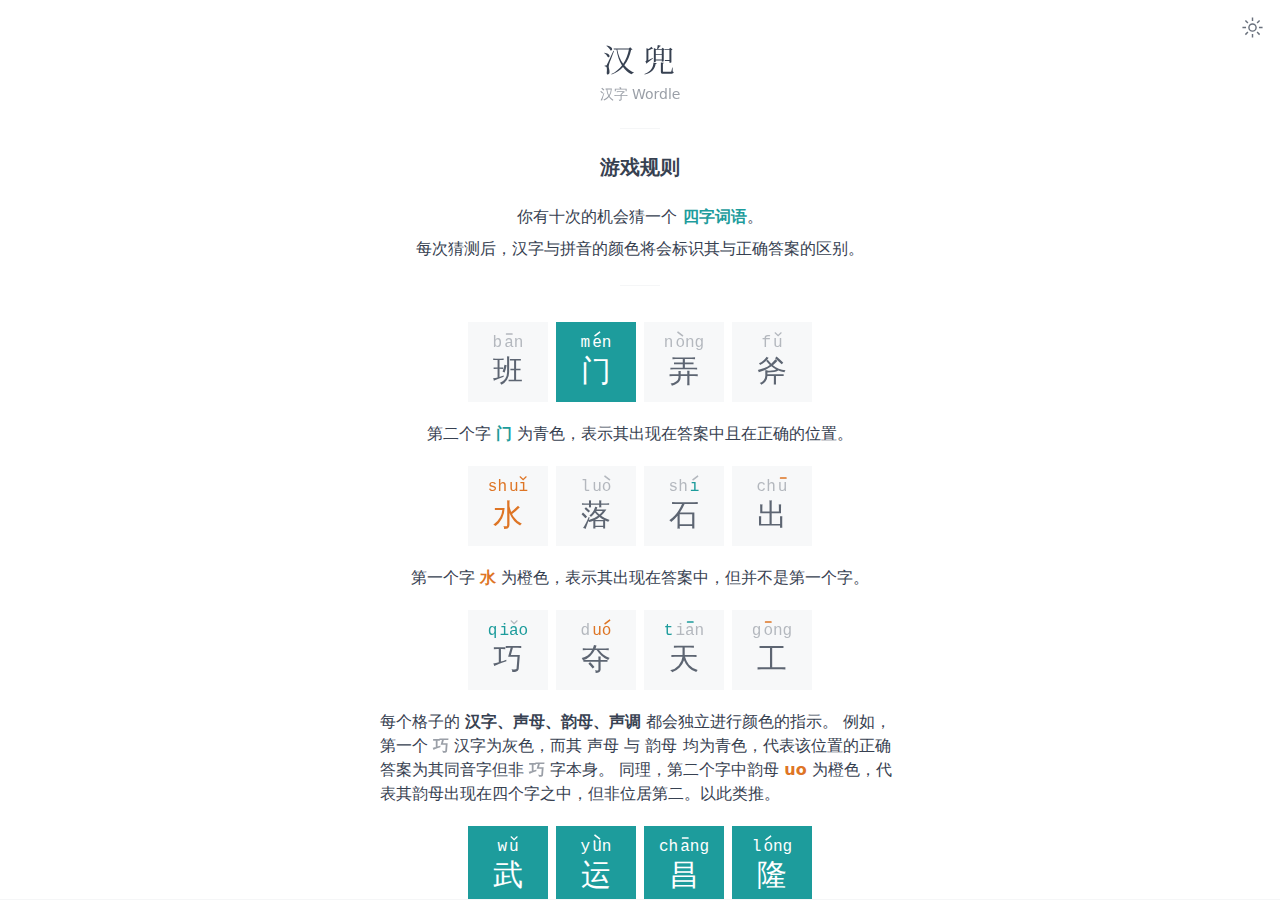
<file: index.html>
<!DOCTYPE html>
<html lang="en">
<head>
  <meta charset="UTF-8">
  <meta name="viewport" content="width=device-width,initial-scale=1.0,maximum-scale=1.0">
  <link rel="icon" href="./favicon.svg" type="image/svg+xml">
  <title>汉兜 - 汉字 Wordle</title>
  <meta name="description" content="汉兜 - 汉字 Wordle">
  <meta property="og:image" content="https://handle.antfu.me/og.png"/>
  <meta property="og:title" content="汉兜"/>
  <meta property="og:description" content="汉兜 - 汉字 Wordle"/>
  <meta name="twitter:image" content="https://handle.antfu.me/og.png"/>
  <meta name="twitter:card" content="summary_large_image"/>
  <meta name="twitter:creator" content="antfu7"/>
  <script type="module" crossorigin src="./assets/index-bb58f392.js"></script>
  <link rel="modulepreload" crossorigin href="./assets/vendor-97fb1b86.js">
  <link rel="modulepreload" crossorigin href="./assets/polyphones-26b479ab.js">
  <link rel="modulepreload" crossorigin href="./assets/idioms-214673c7.js">
  <link rel="modulepreload" crossorigin href="./assets/locale-fee9c2af.js">
  <link rel="stylesheet" href="./assets/index-3d91b0f0.css">
</head>
<body>
  <div id="app"></div>
  <script>
    (function() {
      const prefersDark = window.matchMedia && window.matchMedia('(prefers-color-scheme: dark)').matches
      const setting = localStorage.getItem('color-schema') || 'auto'
      if (setting === 'dark' || (prefersDark && setting !== 'light'))
        document.documentElement.classList.toggle('dark', true)
    })()
  </script>
  
</body>
</html>
</file>
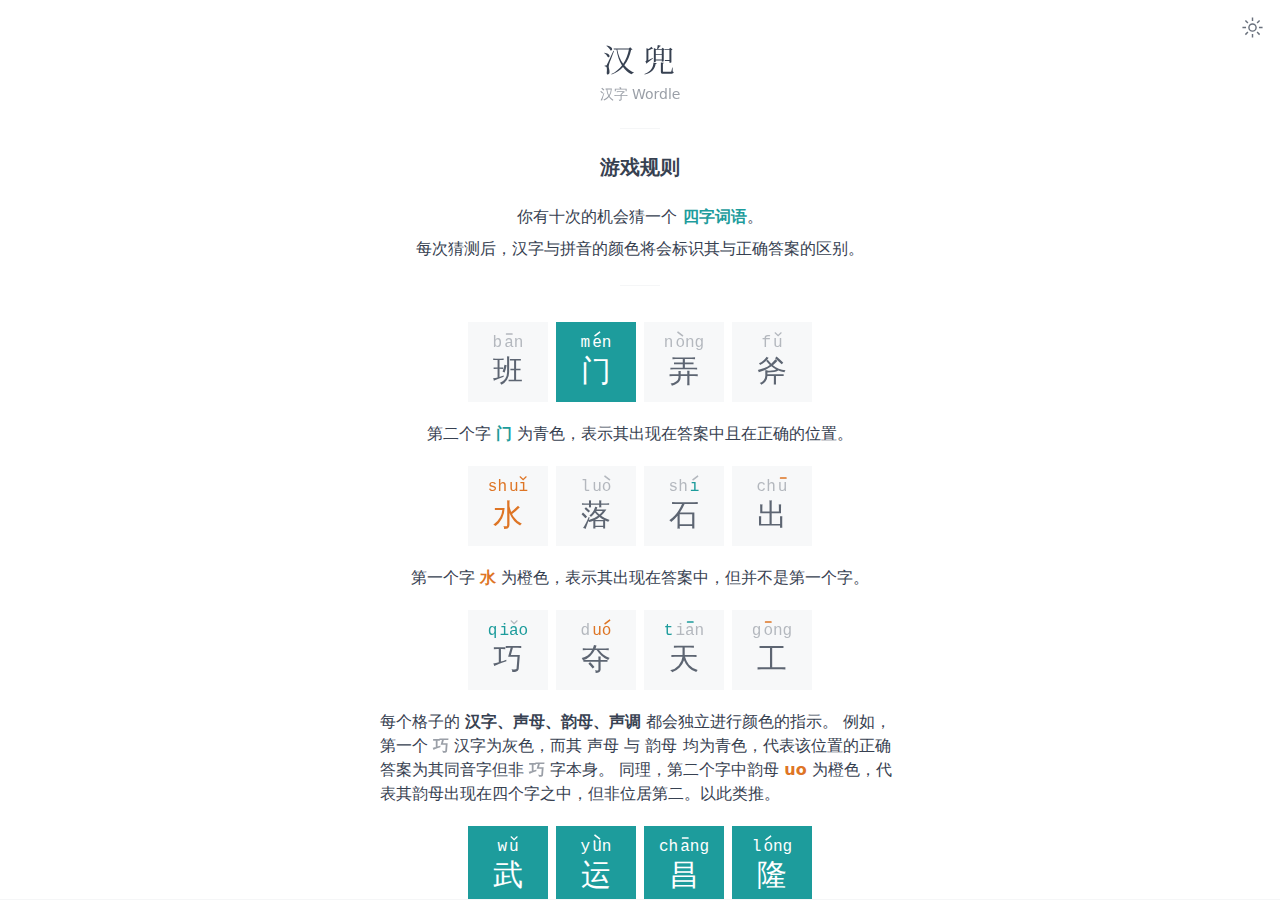
<file: docs/index.html>
<!DOCTYPE html>
<html lang="en">
<head>
  <meta charset="UTF-8">
  <meta name="viewport" content="width=device-width,initial-scale=1.0,maximum-scale=1.0">
  <link rel="icon" href="/favicon.svg" type="image/svg+xml">
  <title>汉兜 - 汉字 Wordle</title>
  <meta name="description" content="汉兜 - 汉字 Wordle">
  <meta property="og:image" content="https://handle.antfu.me/og.png"/>
  <meta property="og:title" content="汉兜"/>
  <meta property="og:description" content="汉兜 - 汉字 Wordle"/>
  <meta name="twitter:image" content="https://handle.antfu.me/og.png"/>
  <meta name="twitter:card" content="summary_large_image"/>
  <meta name="twitter:creator" content="antfu7"/>
  <script type="module" crossorigin src="/assets/index-bb58f392.js"></script>
  <link rel="modulepreload" crossorigin href="/assets/vendor-97fb1b86.js">
  <link rel="modulepreload" crossorigin href="/assets/polyphones-26b479ab.js">
  <link rel="modulepreload" crossorigin href="/assets/idioms-214673c7.js">
  <link rel="modulepreload" crossorigin href="/assets/locale-fee9c2af.js">
  <link rel="stylesheet" href="/assets/index-3d91b0f0.css">
</head>
<body>
  <div id="app"></div>
  <script>
    (function() {
      const prefersDark = window.matchMedia && window.matchMedia('(prefers-color-scheme: dark)').matches
      const setting = localStorage.getItem('color-schema') || 'auto'
      if (setting === 'dark' || (prefersDark && setting !== 'light'))
        document.documentElement.classList.toggle('dark', true)
    })()
  </script>
  
</body>
</html>
</file>
<file: assets/index-3d91b0f0.css>
.variant-links a[data-v-ad8d7917]{color:var(--c-primary)}.variant-links a[data-v-ad8d7917]:hover{color:var(--c-primary-deep)}.tile[data-v-a13ce180]{user-select:none;position:relative}.tile .front[data-v-a13ce180],.tile .back[data-v-a13ce180]{position:absolute;top:0;left:0;transition:transform .6s;backface-visibility:hidden;-webkit-backface-visibility:hidden}.tile .back[data-v-a13ce180],.tile.revealed .front[data-v-a13ce180]{transform:rotateY(180deg)}.tile.revealed .back[data-v-a13ce180]{transform:rotateY(0)}*,:before,:after{box-sizing:border-box;border-width:0;border-style:solid;border-color:#e5e7eb}html{line-height:1.5;-webkit-text-size-adjust:100%;-moz-tab-size:4;tab-size:4;font-family:ui-sans-serif,system-ui,-apple-system,BlinkMacSystemFont,Segoe UI,Roboto,Helvetica Neue,Arial,Noto Sans,sans-serif,"Apple Color Emoji","Segoe UI Emoji",Segoe UI Symbol,"Noto Color Emoji"}body{margin:0;line-height:inherit}hr{height:0;color:inherit;border-top-width:1px}abbr:where([title]){text-decoration:underline dotted}h1,h2,h3,h4,h5,h6{font-size:inherit;font-weight:inherit}a{color:inherit;text-decoration:inherit}b,strong{font-weight:bolder}code,kbd,samp,pre{font-family:ui-monospace,SFMono-Regular,Menlo,Monaco,Consolas,Liberation Mono,Courier New,monospace;font-size:1em}small{font-size:80%}sub,sup{font-size:75%;line-height:0;position:relative;vertical-align:baseline}sub{bottom:-.25em}sup{top:-.5em}table{text-indent:0;border-color:inherit;border-collapse:collapse}button,input,optgroup,select,textarea{font-family:inherit;font-size:100%;font-weight:inherit;line-height:inherit;color:inherit;margin:0;padding:0}button,select{text-transform:none}button,[type=button],[type=reset],[type=submit]{-webkit-appearance:button;background-color:transparent;background-image:none}:-moz-focusring{outline:auto}:-moz-ui-invalid{box-shadow:none}progress{vertical-align:baseline}::-webkit-inner-spin-button,::-webkit-outer-spin-button{height:auto}[type=search]{-webkit-appearance:textfield;outline-offset:-2px}::-webkit-search-decoration{-webkit-appearance:none}::-webkit-file-upload-button{-webkit-appearance:button;font:inherit}summary{display:list-item}blockquote,dl,dd,h1,h2,h3,h4,h5,h6,hr,figure,p,pre{margin:0}fieldset{margin:0;padding:0}legend{padding:0}ol,ul,menu{list-style:none;margin:0;padding:0}textarea{resize:vertical}input::placeholder,textarea::placeholder{opacity:1;color:#9ca3af}button,[role=button]{cursor:pointer}:disabled{cursor:default}img,svg,video,canvas,audio,iframe,embed,object{display:block;vertical-align:middle}img,video{max-width:100%;height:auto}html,body,#app{height:100%;margin:0;padding:0}html.dark{background:#121212}:root{--c-primary: #0d828e;--c-primary-deep: #08606a;--c-ok: #1d9c9c;--c-mis: #de7525}.dark{--c-ok: #0d8e8e}p{text-align:left}.colorblind{--c-ok:#5ba554;--c-mis: #ff46ff;--c-primary:#5ba554}ul{list-style:disc}.fade-in-enter-active{transition:all 1s ease}.fade-out-leave-active{transition:all .5s ease}.fade-out-leave-to,.fade-in-enter-from{transform:translateY(10px);opacity:0}.shake{animation:shake .4s}@keyframes shake{0%{transform:translate(1px)}20%{transform:translate(-2px)}40%{transform:translate(2px)}60%{transform:translate(-2px)}80%{transform:translate(2px)}to{transform:translate(-1px)}}*,:before,:after{--un-rotate:0;--un-rotate-x:0;--un-rotate-y:0;--un-rotate-z:0;--un-scale-x:1;--un-scale-y:1;--un-scale-z:1;--un-skew-x:0;--un-skew-y:0;--un-translate-x:0;--un-translate-y:0;--un-translate-z:0;--un-pan-x: ;--un-pan-y: ;--un-pinch-zoom: ;--un-scroll-snap-strictness:proximity;--un-ordinal: ;--un-slashed-zero: ;--un-numeric-figure: ;--un-numeric-spacing: ;--un-numeric-fraction: ;--un-border-spacing-x:0;--un-border-spacing-y:0;--un-ring-offset-shadow:0 0 rgba(0,0,0,0);--un-ring-shadow:0 0 rgba(0,0,0,0);--un-shadow-inset: ;--un-shadow:0 0 rgba(0,0,0,0);--un-ring-inset: ;--un-ring-offset-width:0px;--un-ring-offset-color:#fff;--un-ring-width:0px;--un-ring-color:rgba(147,197,253,.5);--un-blur: ;--un-brightness: ;--un-contrast: ;--un-drop-shadow: ;--un-grayscale: ;--un-hue-rotate: ;--un-invert: ;--un-saturate: ;--un-sepia: ;--un-backdrop-blur: ;--un-backdrop-brightness: ;--un-backdrop-contrast: ;--un-backdrop-grayscale: ;--un-backdrop-hue-rotate: ;--un-backdrop-invert: ;--un-backdrop-opacity: ;--un-backdrop-saturate: ;--un-backdrop-sepia: }::backdrop{--un-rotate:0;--un-rotate-x:0;--un-rotate-y:0;--un-rotate-z:0;--un-scale-x:1;--un-scale-y:1;--un-scale-z:1;--un-skew-x:0;--un-skew-y:0;--un-translate-x:0;--un-translate-y:0;--un-translate-z:0;--un-pan-x: ;--un-pan-y: ;--un-pinch-zoom: ;--un-scroll-snap-strictness:proximity;--un-ordinal: ;--un-slashed-zero: ;--un-numeric-figure: ;--un-numeric-spacing: ;--un-numeric-fraction: ;--un-border-spacing-x:0;--un-border-spacing-y:0;--un-ring-offset-shadow:0 0 rgba(0,0,0,0);--un-ring-shadow:0 0 rgba(0,0,0,0);--un-shadow-inset: ;--un-shadow:0 0 rgba(0,0,0,0);--un-ring-inset: ;--un-ring-offset-width:0px;--un-ring-offset-color:#fff;--un-ring-width:0px;--un-ring-color:rgba(147,197,253,.5);--un-blur: ;--un-brightness: ;--un-contrast: ;--un-drop-shadow: ;--un-grayscale: ;--un-hue-rotate: ;--un-invert: ;--un-saturate: ;--un-sepia: ;--un-backdrop-blur: ;--un-backdrop-brightness: ;--un-backdrop-contrast: ;--un-backdrop-grayscale: ;--un-backdrop-hue-rotate: ;--un-backdrop-invert: ;--un-backdrop-opacity: ;--un-backdrop-saturate: ;--un-backdrop-sepia: }.dark .dark\:i-carbon-moon,.dark [dark\:i-carbon-moon=""]{--un-icon:url("data:image/svg+xml;utf8,%3Csvg viewBox='0 0 32 32' width='1.2em' height='1.2em' xmlns='http://www.w3.org/2000/svg' %3E%3Cpath fill='currentColor' d='M13.502 5.414a15.075 15.075 0 0 0 11.594 18.194a11.113 11.113 0 0 1-7.975 3.39c-.138 0-.278.005-.418 0a11.094 11.094 0 0 1-3.2-21.584M14.98 3a1.002 1.002 0 0 0-.175.016a13.096 13.096 0 0 0 1.825 25.981c.164.006.328 0 .49 0a13.072 13.072 0 0 0 10.703-5.555a1.01 1.01 0 0 0-.783-1.565A13.08 13.08 0 0 1 15.89 4.38A1.015 1.015 0 0 0 14.98 3Z'/%3E%3C/svg%3E");mask:var(--un-icon) no-repeat;mask-size:100% 100%;-webkit-mask:var(--un-icon) no-repeat;-webkit-mask-size:100% 100%;background-color:currentColor;color:inherit;width:1.2em;height:1.2em}.i-carbon-arrow-left,[i-carbon-arrow-left=""]{--un-icon:url("data:image/svg+xml;utf8,%3Csvg viewBox='0 0 32 32' width='1.2em' height='1.2em' xmlns='http://www.w3.org/2000/svg' %3E%3Cpath fill='currentColor' d='m14 26l1.41-1.41L7.83 17H28v-2H7.83l7.58-7.59L14 6L4 16l10 10z'/%3E%3C/svg%3E");mask:var(--un-icon) no-repeat;mask-size:100% 100%;-webkit-mask:var(--un-icon) no-repeat;-webkit-mask-size:100% 100%;background-color:currentColor;color:inherit;width:1.2em;height:1.2em}.i-carbon-catalog,[i-carbon-catalog=""]{--un-icon:url("data:image/svg+xml;utf8,%3Csvg viewBox='0 0 32 32' width='1.2em' height='1.2em' xmlns='http://www.w3.org/2000/svg' %3E%3Cpath fill='currentColor' d='M26 2H8a2 2 0 0 0-2 2v4H4v2h2v5H4v2h2v5H4v2h2v4a2 2 0 0 0 2 2h18a2 2 0 0 0 2-2V4a2 2 0 0 0-2-2Zm0 26H8v-4h2v-2H8v-5h2v-2H8v-5h2V8H8V4h18Z'/%3E%3Cpath fill='currentColor' d='M14 8h8v2h-8zm0 7h8v2h-8zm0 7h8v2h-8z'/%3E%3C/svg%3E");mask:var(--un-icon) no-repeat;mask-size:100% 100%;-webkit-mask:var(--un-icon) no-repeat;-webkit-mask-size:100% 100%;background-color:currentColor;color:inherit;width:1.2em;height:1.2em}.i-carbon-close,[i-carbon-close=""]{--un-icon:url("data:image/svg+xml;utf8,%3Csvg viewBox='0 0 32 32' width='1.2em' height='1.2em' xmlns='http://www.w3.org/2000/svg' %3E%3Cpath fill='currentColor' d='M24 9.4L22.6 8L16 14.6L9.4 8L8 9.4l6.6 6.6L8 22.6L9.4 24l6.6-6.6l6.6 6.6l1.4-1.4l-6.6-6.6L24 9.4z'/%3E%3C/svg%3E");mask:var(--un-icon) no-repeat;mask-size:100% 100%;-webkit-mask:var(--un-icon) no-repeat;-webkit-mask-size:100% 100%;background-color:currentColor;color:inherit;width:1.2em;height:1.2em}.i-carbon-download,[i-carbon-download=""]{--un-icon:url("data:image/svg+xml;utf8,%3Csvg viewBox='0 0 32 32' width='1.2em' height='1.2em' xmlns='http://www.w3.org/2000/svg' %3E%3Cpath fill='currentColor' d='M26 24v4H6v-4H4v4a2 2 0 0 0 2 2h20a2 2 0 0 0 2-2v-4zm0-10l-1.41-1.41L17 20.17V2h-2v18.17l-7.59-7.58L6 14l10 10l10-10z'/%3E%3C/svg%3E");mask:var(--un-icon) no-repeat;mask-size:100% 100%;-webkit-mask:var(--un-icon) no-repeat;-webkit-mask-size:100% 100%;background-color:currentColor;color:inherit;width:1.2em;height:1.2em}.i-carbon-face-dizzy,[i-carbon-face-dizzy=""]{--un-icon:url("data:image/svg+xml;utf8,%3Csvg viewBox='0 0 32 32' width='1.2em' height='1.2em' xmlns='http://www.w3.org/2000/svg' %3E%3Cpath fill='currentColor' d='M16 2a14 14 0 1 0 14 14A14 14 0 0 0 16 2Zm0 26a12 12 0 1 1 12-12a12 12 0 0 1-12 12Z'/%3E%3Cpath fill='currentColor' d='M24.41 11L23 9.59l-2 2l-2-2L17.59 11l2 2l-2 2L19 16.41l2-2l2 2L24.41 15l-2-2l2-2zm-10 0L13 9.59l-2 2l-2-2L7.59 11l2 2l-2 2L9 16.41l2-2l2 2L14.41 15l-2-2l2-2zM16 19a3 3 0 1 0 3 3a3 3 0 0 0-3-3z'/%3E%3C/svg%3E");mask:var(--un-icon) no-repeat;mask-size:100% 100%;-webkit-mask:var(--un-icon) no-repeat;-webkit-mask-size:100% 100%;background-color:currentColor;color:inherit;width:1.2em;height:1.2em}.i-carbon-grid,[i-carbon-grid=""]{--un-icon:url("data:image/svg+xml;utf8,%3Csvg viewBox='0 0 32 32' width='1.2em' height='1.2em' xmlns='http://www.w3.org/2000/svg' %3E%3Cpath fill='currentColor' d='M12 4H6a2 2 0 0 0-2 2v6a2 2 0 0 0 2 2h6a2 2 0 0 0 2-2V6a2 2 0 0 0-2-2zm0 8H6V6h6zm14-8h-6a2 2 0 0 0-2 2v6a2 2 0 0 0 2 2h6a2 2 0 0 0 2-2V6a2 2 0 0 0-2-2zm0 8h-6V6h6zm-14 6H6a2 2 0 0 0-2 2v6a2 2 0 0 0 2 2h6a2 2 0 0 0 2-2v-6a2 2 0 0 0-2-2zm0 8H6v-6h6zm14-8h-6a2 2 0 0 0-2 2v6a2 2 0 0 0 2 2h6a2 2 0 0 0 2-2v-6a2 2 0 0 0-2-2zm0 8h-6v-6h6z'/%3E%3C/svg%3E");mask:var(--un-icon) no-repeat;mask-size:100% 100%;-webkit-mask:var(--un-icon) no-repeat;-webkit-mask-size:100% 100%;background-color:currentColor;color:inherit;width:1.2em;height:1.2em}.i-carbon-help,[i-carbon-help=""]{--un-icon:url("data:image/svg+xml;utf8,%3Csvg viewBox='0 0 32 32' width='1.2em' height='1.2em' xmlns='http://www.w3.org/2000/svg' %3E%3Cpath fill='currentColor' d='M16 2a14 14 0 1 0 14 14A14 14 0 0 0 16 2Zm0 26a12 12 0 1 1 12-12a12 12 0 0 1-12 12Z'/%3E%3Ccircle cx='16' cy='23.5' r='1.5' fill='currentColor'/%3E%3Cpath fill='currentColor' d='M17 8h-1.5a4.49 4.49 0 0 0-4.5 4.5v.5h2v-.5a2.5 2.5 0 0 1 2.5-2.5H17a2.5 2.5 0 0 1 0 5h-2v4.5h2V17a4.5 4.5 0 0 0 0-9Z'/%3E%3C/svg%3E");mask:var(--un-icon) no-repeat;mask-size:100% 100%;-webkit-mask:var(--un-icon) no-repeat;-webkit-mask-size:100% 100%;background-color:currentColor;color:inherit;width:1.2em;height:1.2em}.i-carbon-idea,[i-carbon-idea=""]{--un-icon:url("data:image/svg+xml;utf8,%3Csvg viewBox='0 0 32 32' width='1.2em' height='1.2em' xmlns='http://www.w3.org/2000/svg' %3E%3Cpath fill='currentColor' d='M11 24h10v2H11zm2 4h6v2h-6zm3-26A10 10 0 0 0 6 12a9.19 9.19 0 0 0 3.46 7.62c1 .93 1.54 1.46 1.54 2.38h2c0-1.84-1.11-2.87-2.19-3.86A7.2 7.2 0 0 1 8 12a8 8 0 0 1 16 0a7.2 7.2 0 0 1-2.82 6.14c-1.07 1-2.18 2-2.18 3.86h2c0-.92.53-1.45 1.54-2.39A9.18 9.18 0 0 0 26 12A10 10 0 0 0 16 2z'/%3E%3C/svg%3E");mask:var(--un-icon) no-repeat;mask-size:100% 100%;-webkit-mask:var(--un-icon) no-repeat;-webkit-mask-size:100% 100%;background-color:currentColor;color:inherit;width:1.2em;height:1.2em}.i-carbon-logo-github,[i-carbon-logo-github=""]{--un-icon:url("data:image/svg+xml;utf8,%3Csvg viewBox='0 0 32 32' width='1.2em' height='1.2em' xmlns='http://www.w3.org/2000/svg' %3E%3Cpath fill='currentColor' fill-rule='evenodd' d='M16 2a14 14 0 0 0-4.43 27.28c.7.13 1-.3 1-.67v-2.38c-3.89.84-4.71-1.88-4.71-1.88a3.71 3.71 0 0 0-1.62-2.05c-1.27-.86.1-.85.1-.85a2.94 2.94 0 0 1 2.14 1.45a3 3 0 0 0 4.08 1.16a2.93 2.93 0 0 1 .88-1.87c-3.1-.36-6.37-1.56-6.37-6.92a5.4 5.4 0 0 1 1.44-3.76a5 5 0 0 1 .14-3.7s1.17-.38 3.85 1.43a13.3 13.3 0 0 1 7 0c2.67-1.81 3.84-1.43 3.84-1.43a5 5 0 0 1 .14 3.7a5.4 5.4 0 0 1 1.44 3.76c0 5.38-3.27 6.56-6.39 6.91a3.33 3.33 0 0 1 .95 2.59v3.84c0 .46.25.81 1 .67A14 14 0 0 0 16 2Z'/%3E%3C/svg%3E");mask:var(--un-icon) no-repeat;mask-size:100% 100%;-webkit-mask:var(--un-icon) no-repeat;-webkit-mask-size:100% 100%;background-color:currentColor;color:inherit;width:1.2em;height:1.2em}.i-carbon-settings,[i-carbon-settings=""]{--un-icon:url("data:image/svg+xml;utf8,%3Csvg viewBox='0 0 32 32' width='1.2em' height='1.2em' xmlns='http://www.w3.org/2000/svg' %3E%3Cpath fill='currentColor' d='M27 16.76v-1.53l1.92-1.68A2 2 0 0 0 29.3 11l-2.36-4a2 2 0 0 0-1.73-1a2 2 0 0 0-.64.1l-2.43.82a11.35 11.35 0 0 0-1.31-.75l-.51-2.52a2 2 0 0 0-2-1.61h-4.68a2 2 0 0 0-2 1.61l-.51 2.52a11.48 11.48 0 0 0-1.32.75l-2.38-.86A2 2 0 0 0 6.79 6a2 2 0 0 0-1.73 1L2.7 11a2 2 0 0 0 .41 2.51L5 15.24v1.53l-1.89 1.68A2 2 0 0 0 2.7 21l2.36 4a2 2 0 0 0 1.73 1a2 2 0 0 0 .64-.1l2.43-.82a11.35 11.35 0 0 0 1.31.75l.51 2.52a2 2 0 0 0 2 1.61h4.72a2 2 0 0 0 2-1.61l.51-2.52a11.48 11.48 0 0 0 1.32-.75l2.42.82a2 2 0 0 0 .64.1a2 2 0 0 0 1.73-1l2.28-4a2 2 0 0 0-.41-2.51ZM25.21 24l-3.43-1.16a8.86 8.86 0 0 1-2.71 1.57L18.36 28h-4.72l-.71-3.55a9.36 9.36 0 0 1-2.7-1.57L6.79 24l-2.36-4l2.72-2.4a8.9 8.9 0 0 1 0-3.13L4.43 12l2.36-4l3.43 1.16a8.86 8.86 0 0 1 2.71-1.57L13.64 4h4.72l.71 3.55a9.36 9.36 0 0 1 2.7 1.57L25.21 8l2.36 4l-2.72 2.4a8.9 8.9 0 0 1 0 3.13L27.57 20Z'/%3E%3Cpath fill='currentColor' d='M16 22a6 6 0 1 1 6-6a5.94 5.94 0 0 1-6 6Zm0-10a3.91 3.91 0 0 0-4 4a3.91 3.91 0 0 0 4 4a3.91 3.91 0 0 0 4-4a3.91 3.91 0 0 0-4-4Z'/%3E%3C/svg%3E");mask:var(--un-icon) no-repeat;mask-size:100% 100%;-webkit-mask:var(--un-icon) no-repeat;-webkit-mask-size:100% 100%;background-color:currentColor;color:inherit;width:1.2em;height:1.2em}.i-carbon-share,[i-carbon-share=""]{--un-icon:url("data:image/svg+xml;utf8,%3Csvg viewBox='0 0 32 32' width='1.2em' height='1.2em' xmlns='http://www.w3.org/2000/svg' %3E%3Cpath fill='currentColor' d='M23 20a5 5 0 0 0-3.89 1.89l-7.31-4.57a4.46 4.46 0 0 0 0-2.64l7.31-4.57A5 5 0 1 0 18 7a4.79 4.79 0 0 0 .2 1.32l-7.31 4.57a5 5 0 1 0 0 6.22l7.31 4.57A4.79 4.79 0 0 0 18 25a5 5 0 1 0 5-5Zm0-16a3 3 0 1 1-3 3a3 3 0 0 1 3-3ZM7 19a3 3 0 1 1 3-3a3 3 0 0 1-3 3Zm16 9a3 3 0 1 1 3-3a3 3 0 0 1-3 3Z'/%3E%3C/svg%3E");mask:var(--un-icon) no-repeat;mask-size:100% 100%;-webkit-mask:var(--un-icon) no-repeat;-webkit-mask-size:100% 100%;background-color:currentColor;color:inherit;width:1.2em;height:1.2em}.i-carbon-sun,[i-carbon-sun=""]{--un-icon:url("data:image/svg+xml;utf8,%3Csvg viewBox='0 0 32 32' width='1.2em' height='1.2em' xmlns='http://www.w3.org/2000/svg' %3E%3Cpath fill='currentColor' d='M16 12.005a4 4 0 1 1-4 4a4.005 4.005 0 0 1 4-4m0-2a6 6 0 1 0 6 6a6 6 0 0 0-6-6ZM5.394 6.813L6.81 5.399l3.505 3.506L8.9 10.319zM2 15.005h5v2H2zm3.394 10.193L8.9 21.692l1.414 1.414l-3.505 3.506zM15 25.005h2v5h-2zm6.687-1.9l1.414-1.414l3.506 3.506l-1.414 1.414zm3.313-8.1h5v2h-5zm-3.313-6.101l3.506-3.506l1.414 1.414l-3.506 3.506zM15 2.005h2v5h-2z'/%3E%3C/svg%3E");mask:var(--un-icon) no-repeat;mask-size:100% 100%;-webkit-mask:var(--un-icon) no-repeat;-webkit-mask-size:100% 100%;background-color:currentColor;color:inherit;width:1.2em;height:1.2em}.i-ep-picture,[i-ep-picture=""]{--un-icon:url("data:image/svg+xml;utf8,%3Csvg viewBox='0 0 1024 1024' width='1.2em' height='1.2em' xmlns='http://www.w3.org/2000/svg' %3E%3Cpath fill='currentColor' d='M160 160v704h704V160H160zm-32-64h768a32 32 0 0 1 32 32v768a32 32 0 0 1-32 32H128a32 32 0 0 1-32-32V128a32 32 0 0 1 32-32z'/%3E%3Cpath fill='currentColor' d='M384 288q64 0 64 64t-64 64q-64 0-64-64t64-64zM185.408 876.992l-50.816-38.912L350.72 556.032a96 96 0 0 1 134.592-17.856l1.856 1.472l122.88 99.136a32 32 0 0 0 44.992-4.864l216-269.888l49.92 39.936l-215.808 269.824l-.256.32a96 96 0 0 1-135.04 14.464l-122.88-99.072l-.64-.512a32 32 0 0 0-44.8 5.952L185.408 876.992z'/%3E%3C/svg%3E");mask:var(--un-icon) no-repeat;mask-size:100% 100%;-webkit-mask:var(--un-icon) no-repeat;-webkit-mask-size:100% 100%;background-color:currentColor;color:inherit;width:1.2em;height:1.2em}.i-ep-tickets,[i-ep-tickets=""]{--un-icon:url("data:image/svg+xml;utf8,%3Csvg viewBox='0 0 1024 1024' width='1.2em' height='1.2em' xmlns='http://www.w3.org/2000/svg' %3E%3Cpath fill='currentColor' d='M192 128v768h640V128H192zm-32-64h704a32 32 0 0 1 32 32v832a32 32 0 0 1-32 32H160a32 32 0 0 1-32-32V96a32 32 0 0 1 32-32zm160 448h384v64H320v-64zm0-192h192v64H320v-64zm0 384h384v64H320v-64z'/%3E%3C/svg%3E");mask:var(--un-icon) no-repeat;mask-size:100% 100%;-webkit-mask:var(--un-icon) no-repeat;-webkit-mask-size:100% 100%;background-color:currentColor;color:inherit;width:1.2em;height:1.2em}.i-mdi-emoticon-devil-outline,[i-mdi-emoticon-devil-outline=""]{--un-icon:url("data:image/svg+xml;utf8,%3Csvg viewBox='0 0 24 24' width='1.2em' height='1.2em' xmlns='http://www.w3.org/2000/svg' %3E%3Cpath fill='currentColor' d='M1.5 2.09c.9.91 2.37 1.64 4.19 2.16A9.92 9.92 0 0 1 12 2c2.39 0 4.59.84 6.31 2.25C20.13 3.73 21.6 3 22.5 2.09c-.03 1.63-.85 3.12-2.22 4.31A9.89 9.89 0 0 1 22 12a10 10 0 0 1-10 10A10 10 0 0 1 2 12c0-2.08.63-4 1.72-5.6C2.35 5.21 1.53 3.72 1.5 2.09M20 12a8 8 0 0 0-8-8a8 8 0 0 0-8 8a8 8 0 0 0 8 8a8 8 0 0 0 8-8m-9.5-2c0 .8-.7 1.5-1.5 1.5s-1.5-.7-1.5-1.5V8.5l3 1.5m6 0c0 .8-.7 1.5-1.5 1.5s-1.5-.7-1.5-1.5l3-1.5V10M12 17.23c-1.75 0-3.29-.73-4.19-1.81L9.23 14c.45.72 1.52 1.23 2.77 1.23s2.32-.51 2.77-1.23l1.42 1.42c-.9 1.08-2.44 1.81-4.19 1.81Z'/%3E%3C/svg%3E");mask:var(--un-icon) no-repeat;mask-size:100% 100%;-webkit-mask:var(--un-icon) no-repeat;-webkit-mask-size:100% 100%;background-color:currentColor;color:inherit;width:1.2em;height:1.2em}.i-ri-twitter-line,[i-ri-twitter-line=""]{--un-icon:url("data:image/svg+xml;utf8,%3Csvg viewBox='0 0 24 24' width='1.2em' height='1.2em' xmlns='http://www.w3.org/2000/svg' %3E%3Cpath fill='currentColor' d='M15.3 5.55a2.9 2.9 0 0 0-2.9 2.847l-.028 1.575a.6.6 0 0 1-.68.583l-1.561-.212c-2.054-.28-4.022-1.226-5.91-2.799c-.598 3.31.57 5.603 3.383 7.372l1.747 1.098a.6.6 0 0 1 .034.993L7.793 18.17c.947.059 1.846.017 2.592-.131c4.718-.942 7.855-4.492 7.855-10.348c0-.478-1.012-2.141-2.94-2.141zm-4.9 2.81a4.9 4.9 0 0 1 8.385-3.355c.711-.005 1.316.175 2.669-.645c-.335 1.64-.5 2.352-1.214 3.331c0 7.642-4.697 11.358-9.463 12.309c-3.268.652-8.02-.419-9.382-1.841c.694-.054 3.514-.357 5.144-1.55C5.16 15.7-.329 12.47 3.278 3.786c1.693 1.977 3.41 3.323 5.15 4.037c1.158.475 1.442.465 1.973.538z'/%3E%3C/svg%3E");mask:var(--un-icon) no-repeat;mask-size:100% 100%;-webkit-mask:var(--un-icon) no-repeat;-webkit-mask-size:100% 100%;background-color:currentColor;color:inherit;width:1.2em;height:1.2em}.i-ri-weibo-line,[i-ri-weibo-line=""]{--un-icon:url("data:image/svg+xml;utf8,%3Csvg viewBox='0 0 24 24' width='1.2em' height='1.2em' xmlns='http://www.w3.org/2000/svg' %3E%3Cpath fill='currentColor' d='M20.194 14.197c0 3.362-4.53 6.424-9.926 6.424C5.318 20.62 1 18.189 1 14.534c0-1.947 1.18-4.087 3.24-6.088c2.832-2.746 6.229-4.033 7.858-2.448c.498.482.723 1.122.719 1.858c1.975-.576 3.65-.404 4.483.752c.449.623.532 1.38.326 2.207c1.511.61 2.568 1.77 2.568 3.382zm-4.44-2.07c-.386-.41-.4-.92-.198-1.41c.208-.508.213-.812.12-.94c-.264-.368-1.533-.363-3.194.311a2.043 2.043 0 0 1-.509.14c-.344.046-.671.001-.983-.265c-.419-.359-.474-.855-.322-1.316c.215-.67.18-1.076.037-1.215c-.186-.18-.777-.191-1.659.143c-1.069.405-2.298 1.224-3.414 2.306C3.925 11.54 3 13.218 3 14.534c0 2.242 3.276 4.087 7.268 4.087c4.42 0 7.926-2.37 7.926-4.424c0-.738-.637-1.339-1.673-1.652c-.394-.113-.536-.171-.767-.417zm7.054-1.617a1 1 0 0 1-1.936-.502a4 4 0 0 0-4.693-4.924a1 1 0 1 1-.407-1.958a6 6 0 0 1 7.036 7.384z'/%3E%3C/svg%3E");mask:var(--un-icon) no-repeat;mask-size:100% 100%;-webkit-mask:var(--un-icon) no-repeat;-webkit-mask-size:100% 100%;background-color:currentColor;color:inherit;width:1.2em;height:1.2em}[i~=carbon-view-off]{--un-icon:url("data:image/svg+xml;utf8,%3Csvg viewBox='0 0 32 32' width='1.2em' height='1.2em' xmlns='http://www.w3.org/2000/svg' %3E%3Cpath fill='currentColor' d='m5.24 22.51l1.43-1.42A14.06 14.06 0 0 1 3.07 16C5.1 10.93 10.7 7 16 7a12.38 12.38 0 0 1 4 .72l1.55-1.56A14.72 14.72 0 0 0 16 5A16.69 16.69 0 0 0 1.06 15.66a1 1 0 0 0 0 .68a16 16 0 0 0 4.18 6.17Z'/%3E%3Cpath fill='currentColor' d='M12 15.73a4 4 0 0 1 3.7-3.7l1.81-1.82a6 6 0 0 0-7.33 7.33zm18.94-.07a16.4 16.4 0 0 0-5.74-7.44L30 3.41L28.59 2L2 28.59L3.41 30l5.1-5.1A15.29 15.29 0 0 0 16 27a16.69 16.69 0 0 0 14.94-10.66a1 1 0 0 0 0-.68zM20 16a4 4 0 0 1-6 3.44L19.44 14a4 4 0 0 1 .56 2zm-4 9a13.05 13.05 0 0 1-6-1.58l2.54-2.54a6 6 0 0 0 8.35-8.35l2.87-2.87A14.54 14.54 0 0 1 28.93 16C26.9 21.07 21.3 25 16 25z'/%3E%3C/svg%3E");mask:var(--un-icon) no-repeat;mask-size:100% 100%;-webkit-mask:var(--un-icon) no-repeat;-webkit-mask-size:100% 100%;background-color:currentColor;color:inherit;width:1.2em;height:1.2em}[i~=carbon-view]{--un-icon:url("data:image/svg+xml;utf8,%3Csvg viewBox='0 0 32 32' width='1.2em' height='1.2em' xmlns='http://www.w3.org/2000/svg' %3E%3Cpath fill='currentColor' d='M30.94 15.66A16.69 16.69 0 0 0 16 5A16.69 16.69 0 0 0 1.06 15.66a1 1 0 0 0 0 .68A16.69 16.69 0 0 0 16 27a16.69 16.69 0 0 0 14.94-10.66a1 1 0 0 0 0-.68ZM16 25c-5.3 0-10.9-3.93-12.93-9C5.1 10.93 10.7 7 16 7s10.9 3.93 12.93 9C26.9 21.07 21.3 25 16 25Z'/%3E%3Cpath fill='currentColor' d='M16 10a6 6 0 1 0 6 6a6 6 0 0 0-6-6Zm0 10a4 4 0 1 1 4-4a4 4 0 0 1-4 4Z'/%3E%3C/svg%3E");mask:var(--un-icon) no-repeat;mask-size:100% 100%;-webkit-mask:var(--un-icon) no-repeat;-webkit-mask-size:100% 100%;background-color:currentColor;color:inherit;width:1.2em;height:1.2em}.btn:disabled,[btn=""]:disabled{pointer-events:none;cursor:default;--un-bg-opacity:1;background-color:rgba(75,85,99,var(--un-bg-opacity));opacity:.5!important}.icon-btn:disabled,[icon-btn=""]:disabled{pointer-events:none}.square-btn,[square-btn=""]{position:relative;display:flex;align-items:center;grid-gap:.5rem;gap:.5rem;border-width:1px;border-style:solid;border-color:#9ca3af1a;padding:.25rem .5rem;outline:2px solid transparent!important;outline-offset:2px!important}.square-btn-mark,[square-btn-mark=""]{position:absolute;right:-.2rem;top:-.2rem;height:.5rem;width:.5rem;background-color:var(--c-primary)}.btn,[btn=""]{display:inline-block;cursor:pointer;border-radius:.25rem;background-color:var(--c-primary);padding:.25rem 1rem;letter-spacing:.025em;--un-text-opacity:1;color:rgba(255,255,255,var(--un-text-opacity));opacity:.9}.icon-btn,[icon-btn=""]{cursor:pointer;user-select:none;font-size:1.2em;opacity:.75;transition-property:color,background-color,border-color,text-decoration-color,fill,stroke,opacity,box-shadow,transform,filter,backdrop-filter;transition-timing-function:cubic-bezier(.4,0,.2,1);transition-duration:.15s;transition-duration:.2s}[flex~=center],[grid~=center]{align-items:center;justify-content:center}[flex~=y-center]{align-items:center}[flex~=x-center]{justify-content:center}.border-base,[border~=base]{border-color:#9ca3af1a}.bg-base,[bg-base=""]{--un-bg-opacity:1;background-color:rgba(255,255,255,var(--un-bg-opacity))}.dark .bg-base,.dark [bg-base=""]{--un-bg-opacity:1;background-color:rgba(18,18,18,var(--un-bg-opacity))}.icon-btn:hover,[icon-btn=""]:hover{color:var(--c-primary);opacity:1}.btn:hover,[btn=""]:hover{opacity:1}.pointer-events-none,[pointer-events-none=""]{pointer-events:none}.absolute,[absolute=""]{position:absolute}.fixed,[fixed=""]{position:fixed}.relative,[relative=""]{position:relative}.bottom-0,[bottom-0=""]{bottom:0rem}.left-0,[left-0=""]{left:0rem}.left-3{left:.75rem}.left-4,[left-4=""]{left:1rem}.right-0,[right-0=""]{right:0rem}.right-4,[right-4=""]{right:1rem}.top-0,[top-0=""]{top:0rem}.top-11px{top:11px}.top-14px{top:14px}.top-4,[top-4=""]{top:1rem}.top-8{top:2rem}.top-8\.5{top:2.125rem}[bottom~="0.76rem"]{bottom:.76rem}[left~="8%"]{left:8%}[right~="2.5"]{right:.625rem}.z--1,[z--1=""]{z-index:-1}.z-40,[z-40=""]{z-index:40}[grid~="~"]{display:grid}[grid~="cols-[1fr_1fr]"]{grid-template-columns:1fr 1fr}[grid~="cols-[1fr_3fr]"]{grid-template-columns:1fr 3fr}[grid~=cols-2]{grid-template-columns:repeat(2,minmax(0,1fr))}[grid~=cols-3]{grid-template-columns:repeat(3,minmax(0,1fr))}[grid~=cols-4]{grid-template-columns:repeat(4,minmax(0,1fr))}[grid~=cols-6]{grid-template-columns:repeat(6,minmax(0,1fr))}.m1,[m1=""]{margin:.25rem}.m2,[m2=""]{margin:.5rem}.m4,[m4=""]{margin:1rem}.ma,[ma=""]{margin:auto}.mx-1px,[mx-1px=""]{margin-left:1px;margin-right:1px}.mx2,[mx2=""]{margin-left:.5rem;margin-right:.5rem}.mxa,[mxa=""]{margin-left:auto;margin-right:auto}.my1,[my1=""]{margin-top:.25rem;margin-bottom:.25rem}.my2,[my2=""]{margin-top:.5rem;margin-bottom:.5rem}.my4,[my4=""]{margin-top:1rem;margin-bottom:1rem}.my6,[my6=""]{margin-top:1.5rem;margin-bottom:1.5rem}.mya,[mya=""]{margin-top:auto;margin-bottom:auto}.mb-2,.mb2,[mb-2=""],[mb2=""]{margin-bottom:.5rem}.mb1,[mb1=""]{margin-bottom:.25rem}.mb3,[mb3=""]{margin-bottom:.75rem}.mb6,[mb6=""]{margin-bottom:1.5rem}.ml-1px,[ml-1px=""]{margin-left:1px}.mr--3,[mr--3=""]{margin-right:-.75rem}.ms{margin-inline-start:1rem}.mt--1,[mt--1=""]{margin-top:-.25rem}.mt-1,.mt1,[mt-1=""],[mt1=""]{margin-top:.25rem}.mt2,[mt2=""]{margin-top:.5rem}.mt3,[mt3=""]{margin-top:.75rem}.mt4,[mt4=""]{margin-top:1rem}[mb4=""]{margin-bottom:1rem}[mb8=""]{margin-bottom:2rem}[mr1=""]{margin-right:.25rem}.mis\!{margin-inline-start:1rem!important}.inline{display:inline}.hidden,[hidden=""]{display:none}.h-12,[h-12=""]{height:3rem}.h-1px,[h-1px=""]{height:1px}.h-20,[h-20=""]{height:5rem}.h-200,[h-200=""]{height:50rem}.h-30,[h-30=""]{height:7.5rem}.h-4,[h-4=""]{height:1rem}.h-5,[h-5=""]{height:1.25rem}.h-min,[h-min=""]{height:min-content}.max-w-100,[max-w-100=""]{max-width:25rem}.max-w-130,[max-w-130=""]{max-width:32.5rem}.max-w-screen{max-width:100vw}.min-h-10,[min-h-10=""]{min-height:2.5rem}.min-w-100px,[min-w-100px=""]{min-width:100px}.min-w-6px,[min-w-6px=""]{min-width:6px}.w-10,[w-10=""]{width:2.5rem}.w-12,[w-12=""]{width:3rem}.w-1px,[w-1px=""]{width:1px}.w-20,[w-20=""]{width:5rem}.w-30,[w-30=""]{width:7.5rem}.w-4,[w-4=""]{width:1rem}.w-50,[w-50=""]{width:12.5rem}.w-80,[w-80=""]{width:20rem}.w-86,[w-86=""]{width:21.5rem}.w-90,[w-90=""]{width:22.5rem}.w-full,[w-full=""]{width:100%}.w-max{width:max-content}[h~="2.5rem"]{height:2.5rem}[h~="2rem"]{height:2rem}[w~="5"]{width:1.25rem}[w~="86%"]{width:86%}[w~="87%"]{width:87%}.flex,[flex=""],[flex~="~"]{display:flex}[flex~=inline]{display:inline-flex}.flex-none,[flex-none=""]{flex:none}.flex-col,[flex-col=""],[flex~=col]{flex-direction:column}[flex~=wrap]{flex-wrap:wrap}.table{display:table}.translate-y--1{--un-translate-y:-.25rem;transform:translate(var(--un-translate-x)) translateY(var(--un-translate-y)) translateZ(var(--un-translate-z)) rotate(var(--un-rotate)) rotateX(var(--un-rotate-x)) rotateY(var(--un-rotate-y)) rotate(var(--un-rotate-z)) skew(var(--un-skew-x)) skewY(var(--un-skew-y)) scaleX(var(--un-scale-x)) scaleY(var(--un-scale-y)) scaleZ(var(--un-scale-z))}.transform,[transform=""]{transform:translate(var(--un-translate-x)) translateY(var(--un-translate-y)) translateZ(var(--un-translate-z)) rotate(var(--un-rotate)) rotateX(var(--un-rotate-x)) rotateY(var(--un-rotate-y)) rotate(var(--un-rotate-z)) skew(var(--un-skew-x)) skewY(var(--un-skew-y)) scaleX(var(--un-scale-x)) scaleY(var(--un-scale-y)) scaleZ(var(--un-scale-z))}@keyframes pulse{0%,to{opacity:1}50%{opacity:.5}}.animate-pulse,[animate-pulse=""]{animation:pulse 2s cubic-bezier(.4,0,.6,1) infinite}.select-text,[select-text=""]{user-select:text}.select-none,[select-none=""]{user-select:none}.resize-none,[resize-none=""]{resize:none}.list-disc,[list-disc=""]{list-style-type:disc}.items-start,[items-start=""]{align-items:flex-start}.items-center,[items-center=""]{align-items:center}.justify-end,[justify-end=""]{justify-content:flex-end}.justify-center,[justify-center=""]{justify-content:center}.justify-between,[justify-between=""]{justify-content:space-between}.flex-gap-1,.gap-1,[flex-gap-1=""],[flex~=gap-1],[gap-1=""]{grid-gap:.25rem;gap:.25rem}.gap-2,[flex~=gap-2],[gap-2=""],[gap2=""],[grid~=gap-2]{grid-gap:.5rem;gap:.5rem}.gap-3,[flex~=gap-3],[grid~=gap-3]{grid-gap:.75rem;gap:.75rem}.gap-4,[flex~=gap-4],[grid~=gap-4]{grid-gap:1rem;gap:1rem}.gap-5,[flex~=gap-5]{grid-gap:1.25rem;gap:1.25rem}.gap-x-10,[grid~=gap-x-10]{grid-column-gap:2.5rem;column-gap:2.5rem}.gap-x-2,[flex~=gap-x-2]{grid-column-gap:.5rem;column-gap:.5rem}.gap-y-4,[grid~=gap-y-4]{grid-row-gap:1rem;row-gap:1rem}.overflow-auto{overflow:auto}.ws-nowrap,[ws-nowrap=""]{white-space:nowrap}.b,.border,[border~="~"]{border-width:1px;border-style:solid}.border-2,[border-2=""],[border~="2"]{border-width:2px;border-style:solid}.border-b,[border~=b]{border-bottom-width:1px;border-bottom-style:solid}.border-l{border-left-width:1px;border-left-style:solid}.border-r,[border~=r]{border-right-width:1px;border-right-style:solid}.border-t,[border~=t]{border-top-width:1px;border-top-style:solid}.border-current{border-color:currentColor}.border-transparent{border-color:transparent}[border~="orange/30"]{border-color:#fb923c4d}.rounded,[border~=rounded],[rounded=""]{border-radius:.25rem}.rounded-0,[border~=rounded-0]{border-radius:0rem}.bg-current{background-color:currentColor}.bg-gray-400\/8{background-color:#9ca3af14}.bg-gray-500\:5,[bg-gray-500\:5=""]{background-color:#6b72800d}.bg-gray\:5,.hover\:bg-gray\:5:hover,[bg-gray\:5=""]{background-color:#9ca3af0d}.bg-mis{background-color:var(--c-mis)}.bg-ok{background-color:var(--c-ok)}.bg-orange\:10,[bg-orange\:10=""]{background-color:#fb923c1a}.bg-primary,[bg-primary=""]{background-color:var(--c-primary)}.bg-transparent,[bg-transparent=""]{background-color:transparent}.bg-yellow6,[bg-yellow6=""]{--un-bg-opacity:1;background-color:rgba(202,138,4,var(--un-bg-opacity))}[fill~=none]{fill:none}.p-4,.p4,[p-4=""],[p~="4"],[p4=""]{padding:1rem}.p3,[p3=""]{padding:.75rem}.p5,[p5=""]{padding:1.25rem}.p6,[p6=""]{padding:1.5rem}.p8,[p8=""]{padding:2rem}[p2=""]{padding:.5rem}.px,[p~=x4]{padding-left:1rem;padding-right:1rem}.py,.py4,[p~=y4],[py4=""]{padding-top:1rem;padding-bottom:1rem}[p~="x2.5"]{padding-left:.625rem;padding-right:.625rem}[p~=x3]{padding-left:.75rem;padding-right:.75rem}[p~=x5]{padding-left:1.25rem;padding-right:1.25rem}[p~=x6]{padding-left:1.5rem;padding-right:1.5rem}[p~=y1]{padding-top:.25rem;padding-bottom:.25rem}[p~="y1.5"]{padding-top:.375rem;padding-bottom:.375rem}[p~=y10]{padding-top:2.5rem;padding-bottom:2.5rem}[p~=y2],[py2=""]{padding-top:.5rem;padding-bottom:.5rem}[px2=""]{padding-left:.5rem;padding-right:.5rem}.pb2,[pb2=""]{padding-bottom:.5rem}.pt12,[pt12=""]{padding-top:3rem}.pt4,[pt4=""]{padding-top:1rem}[pb16=""]{padding-bottom:4rem}[pl1=""]{padding-left:.25rem}.text-center,[text-center=""],[text~=center]{text-align:center}.text-left,[text-left=""]{text-align:left}.text-right,[text-right=""]{text-align:right}.font-mono,[font-mono=""]{font-family:ui-monospace,SFMono-Regular,Menlo,Monaco,Consolas,Liberation Mono,Courier New,monospace}.font-sans,[font-sans=""]{font-family:ui-sans-serif,system-ui,-apple-system,BlinkMacSystemFont,Segoe UI,Roboto,Helvetica Neue,Arial,Noto Sans,sans-serif,"Apple Color Emoji","Segoe UI Emoji",Segoe UI Symbol,"Noto Color Emoji"}.font-serif,[font-serif=""]{font-family:ui-serif,Georgia,Cambria,Times New Roman,Times,serif}.text-10,[text-10=""]{font-size:2.5rem}.text-2xl,[text-2xl=""]{font-size:1.5rem;line-height:2rem}.text-3xl,[text-3xl=""]{font-size:1.875rem;line-height:2.25rem}.text-5xl,[text-5xl=""]{font-size:3rem;line-height:1}.text-base,[text-base=""],[text~=base]{font-size:1rem;line-height:1.5rem}.text-lg,[text-lg=""]{font-size:1.125rem;line-height:1.75rem}.text-sm,[text-sm=""]{font-size:.875rem;line-height:1.25rem}.text-xl,[text-xl=""]{font-size:1.25rem;line-height:1.75rem}.text-xs,[text-xs=""]{font-size:.75rem;line-height:1rem}.font-100,[font-100=""]{font-weight:100}.font-light,[font-light=""]{font-weight:300}.leading-1em,[leading-1em=""]{line-height:1em}.tracking-1,[tracking-1=""]{letter-spacing:.25rem}.tracking-2,[tracking-2=""]{letter-spacing:.5rem}.tracking-widest,[tracking-widest=""]{letter-spacing:.1em}.tabular-nums{--un-numeric-spacing:tabular-nums;font-variant-numeric:var(--un-ordinal) var(--un-slashed-zero) var(--un-numeric-figure) var(--un-numeric-spacing) var(--un-numeric-fraction)}.dark .dark\:text-orange-200,.dark [dark\:text-orange-200=""]{--un-text-opacity:1;color:rgba(254,215,170,var(--un-text-opacity))}.dark [text~="dark:gray-300"]{--un-text-opacity:1;color:rgba(209,213,219,var(--un-text-opacity))}.text-mis,[text-mis=""]{color:var(--c-mis)}.text-ok,[text-ok=""]{color:var(--c-ok)}.text-orange-600,[text-orange-600=""]{--un-text-opacity:1;color:rgba(234,88,12,var(--un-text-opacity))}.text-primary,[text-primary=""]{color:var(--c-primary)}.text-white,[text-white=""]{--un-text-opacity:1;color:rgba(255,255,255,var(--un-text-opacity))}[text~=gray-700]{--un-text-opacity:1;color:rgba(55,65,81,var(--un-text-opacity))}[text~="mis!"]{color:var(--c-mis)!important}.line-through{text-decoration-line:line-through}.\!op40{opacity:.4!important}.\!op70{opacity:.7!important}.hover\:op100:hover,[hover\:op100=""]:hover{opacity:1}.hover\:op80:hover,.hover\:op80\>:hover,.hover\:op80\>Wordle\<\/a\>:hover,.op80,.op80\:,[hover\:op80=""]:hover,[op80=""]{opacity:.8}.op0,.op0\:,.opacity-0,[op0=""]{opacity:0}.op0\!{opacity:0!important}.op30{opacity:.3}.op35{opacity:.35}.op40\:,.op40\>,.op40\>\,,.op40\>inspired,[op40=""]{opacity:.4}.op50,.op50\:,.op50\>,.opacity-50,[op50=""]{opacity:.5}.op70,.op70\:,[op70=""]{opacity:.7}.outline-none,[outline-none=""]{outline:2px solid transparent;outline-offset:2px}.transition-all,[transition-all=""]{transition-property:all;transition-timing-function:cubic-bezier(.4,0,.2,1);transition-duration:.15s}.transition-opacity{transition-property:opacity;transition-timing-function:cubic-bezier(.4,0,.2,1);transition-duration:.15s}.duration-200{transition-duration:.2s}.duration-300,[duration-300=""]{transition-duration:.3s}.duration-500{transition-duration:.5s}.ease-out{transition-timing-function:cubic-bezier(0,0,.2,1)}.max-h-screen{max-height:calc(var(--vh, 1vh) * 100)}@media (min-width: 768px){.md\:max-w-md,[md\:max-w-md=""]{max-width:28rem}}
</file>
